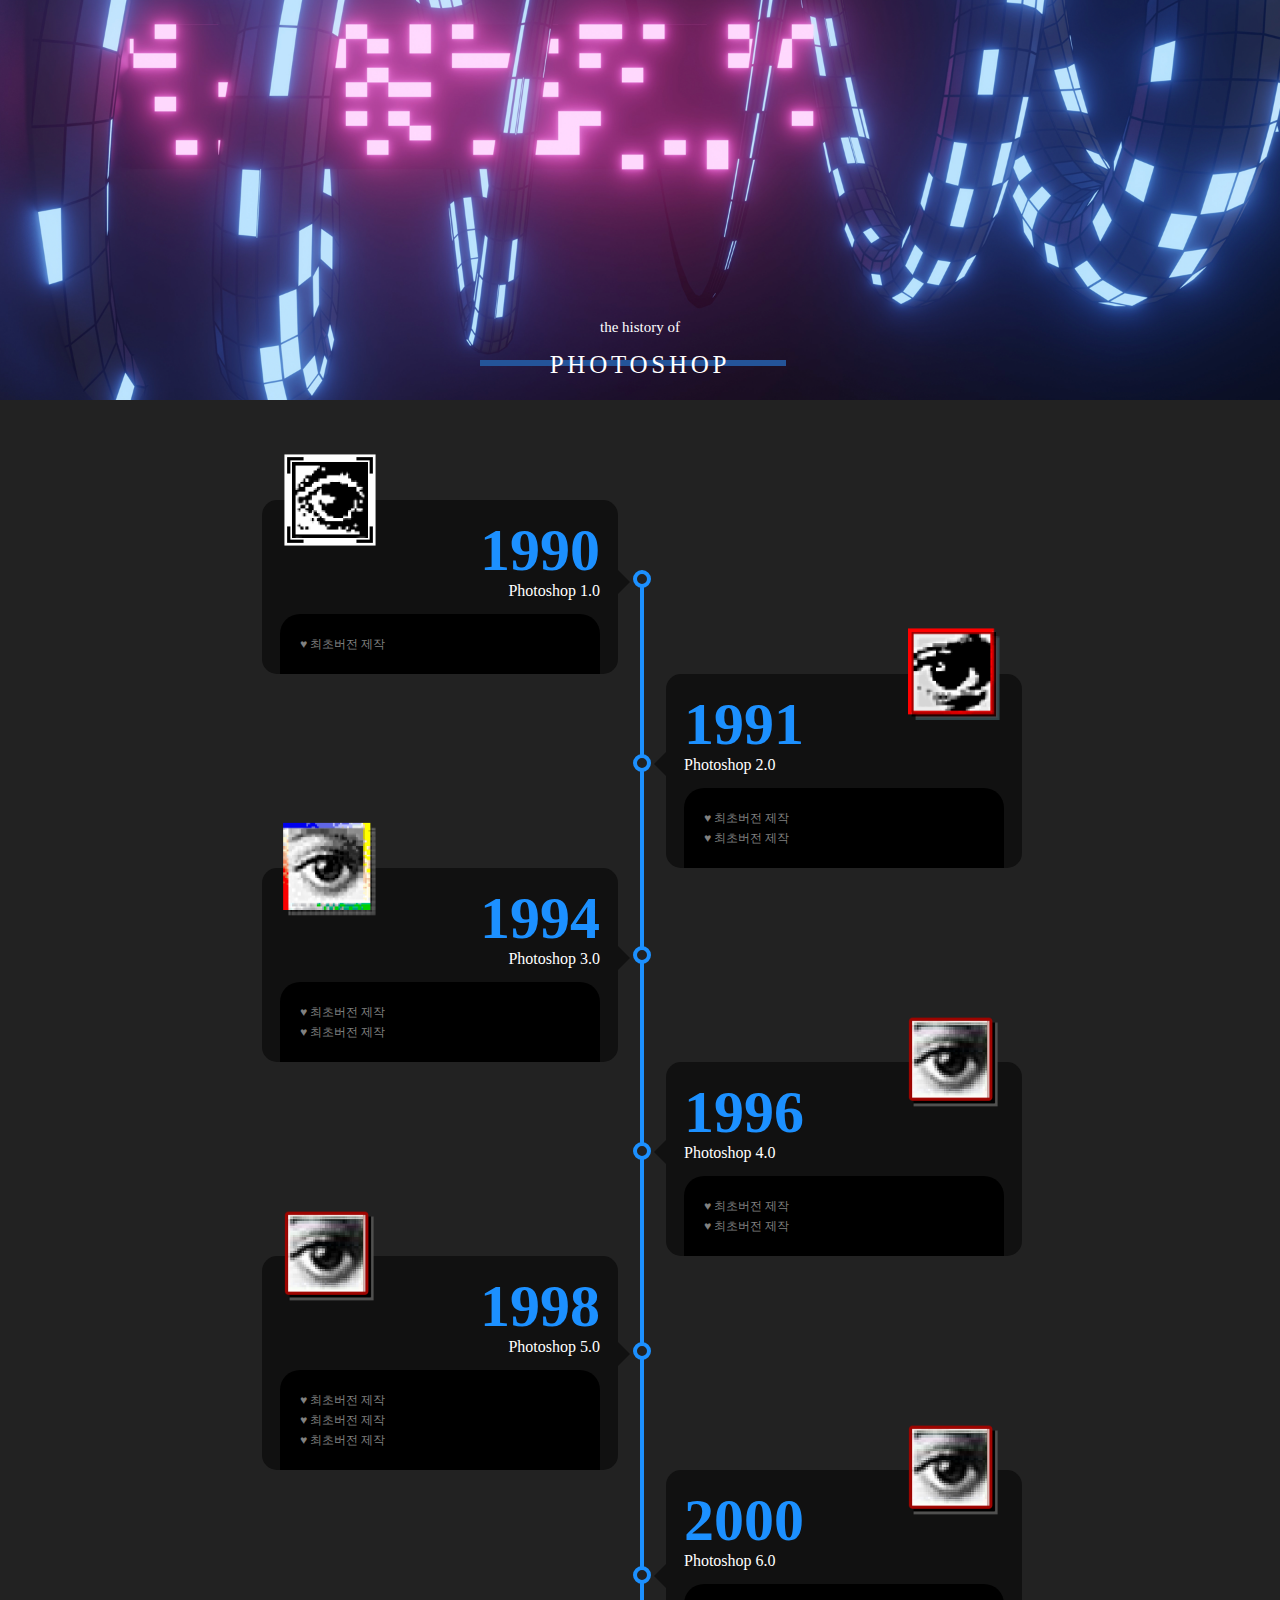
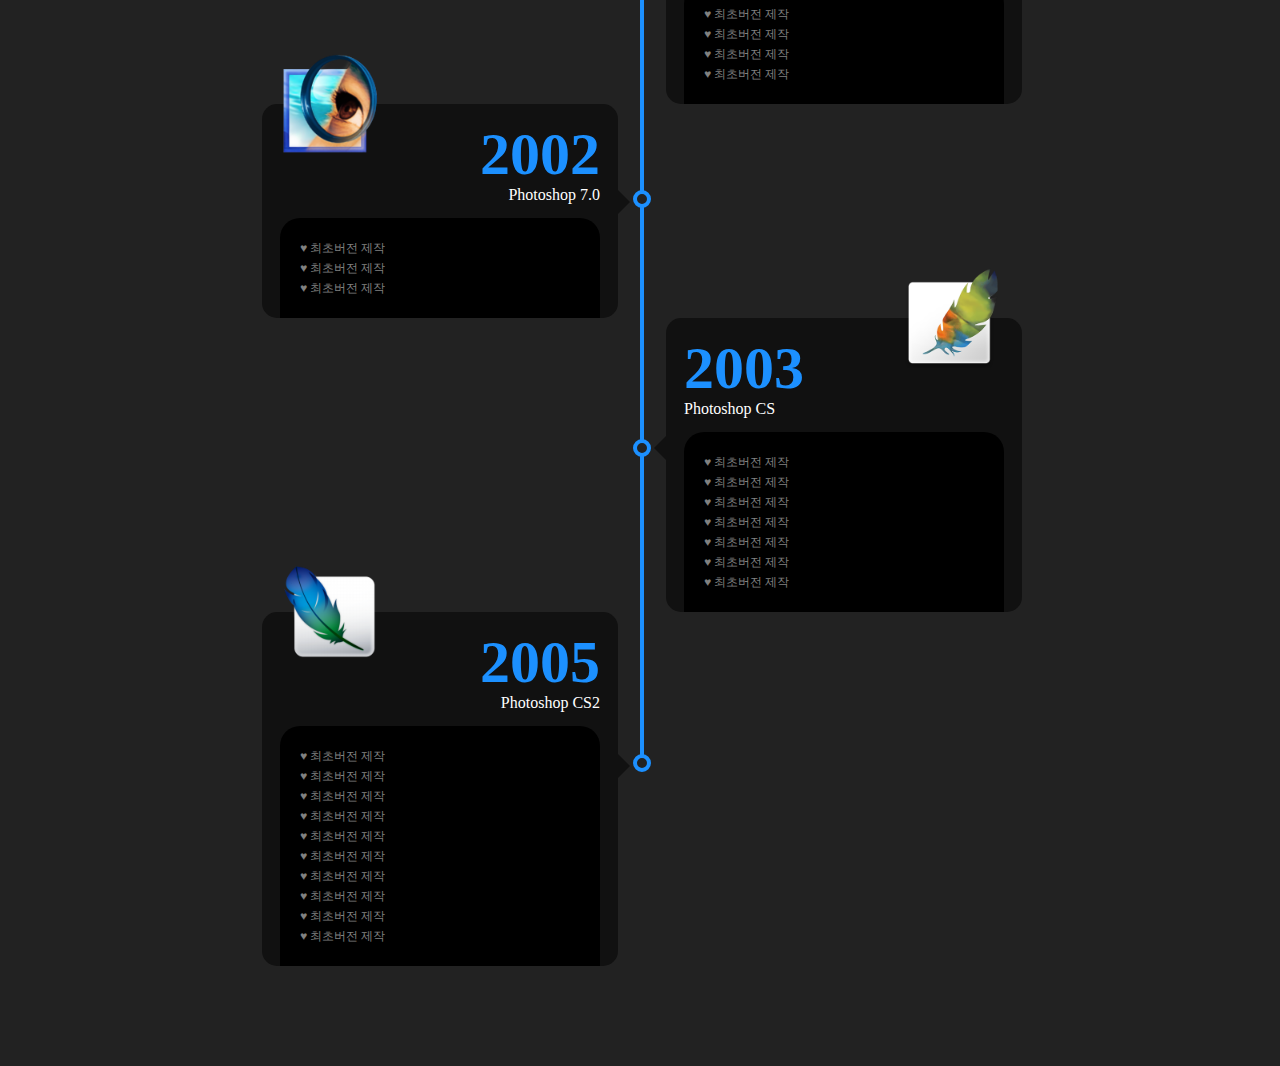
<file: index.html>
<!DOCTYPE html>
<html>
    <head>
		<meta charset="UTF-8">
        <link rel="stylesheet" href="reset.css">
        <link rel="stylesheet" href="style.css">
        <title>The History of Photoshop</title>
    </head>
    <body>
    <header>
      <h1 class="ir">The History of Photoshop</h1>
      <div class="title">
        <span class="tit_small">the history of</span>
        <strong class="tit_big">PHOTOSHOP</strong>
      </div>
    </header>
    <main>
      <ul class="timeline">
        <li class="item">
          <img src="./images/1.png" alt="">
          <strong class="year">1990</strong>
          <span class="version">Photoshop 1.0</span>
          <ul class="feature">
            <li>♥ 최초버전 제작</li>
          </ul>
        </li>
        <li class="item">
          <img src="./images/2.png" alt="">
          <strong class="year">1991</strong>
          <span class="version">Photoshop 2.0</span>
          <ul class="feature">
            <li>♥ 최초버전 제작</li>
            <li>♥ 최초버전 제작</li>
          </ul>
        </li>
        <li class="item">
          <img src="./images/3.png" alt="">
          <strong class="year">1994</strong>
          <span class="version">Photoshop 3.0</span>
          <ul class="feature">
            <li>♥ 최초버전 제작</li>
            <li>♥ 최초버전 제작</li>
          </ul>
        </li>
        <li class="item">
          <img src="./images/4.png" alt="">
          <strong class="year">1996</strong>
          <span class="version">Photoshop 4.0</span>
          <ul class="feature">
            <li>♥ 최초버전 제작</li>
            <li>♥ 최초버전 제작</li>
          </ul>
        </li>
        <li class="item">
          <img src="./images/5.png" alt="">
          <strong class="year">1998</strong>
          <span class="version">Photoshop 5.0</span>
          <ul class="feature">
            <li>♥ 최초버전 제작</li>
            <li>♥ 최초버전 제작</li>
            <li>♥ 최초버전 제작</li>
          </ul>
        </li>
        <li class="item">
          <img src="./images/6.png" alt="">
          <strong class="year">2000</strong>
          <span class="version">Photoshop 6.0</span>
          <ul class="feature">
            <li>♥ 최초버전 제작</li>
            <li>♥ 최초버전 제작</li>
            <li>♥ 최초버전 제작</li>
            <li>♥ 최초버전 제작</li>
          </ul>
        </li>
        <li class="item">
          <img src="./images/7.png" alt="">
          <strong class="year">2002</strong>
          <span class="version">Photoshop 7.0</span>
          <ul class="feature">
            <li>♥ 최초버전 제작</li>
            <li>♥ 최초버전 제작</li>
            <li>♥ 최초버전 제작</li>
          </ul>
        </li>
        <li class="item">
          <img src="./images/cs.png" alt="">
          <strong class="year">2003</strong>
          <span class="version">Photoshop CS</span>
          <ul class="feature">
            <li>♥ 최초버전 제작</li>
            <li>♥ 최초버전 제작</li>
            <li>♥ 최초버전 제작</li>
            <li>♥ 최초버전 제작</li>
            <li>♥ 최초버전 제작</li>
            <li>♥ 최초버전 제작</li>
            <li>♥ 최초버전 제작</li>
          </ul>
        </li>
        <li class="item">
          <img src="./images/cs2.png" alt="">
          <strong class="year">2005</strong>
          <span class="version">Photoshop CS2</span>
          <ul class="feature">
            <li>♥ 최초버전 제작</li>
            <li>♥ 최초버전 제작</li>
            <li>♥ 최초버전 제작</li>
            <li>♥ 최초버전 제작</li>
            <li>♥ 최초버전 제작</li>
            <li>♥ 최초버전 제작</li>
            <li>♥ 최초버전 제작</li>
            <li>♥ 최초버전 제작</li>
            <li>♥ 최초버전 제작</li>
            <li>♥ 최초버전 제작</li>
          </ul>
        </li>
      </ul>
    </main>
      
    </body>
</html>
</file>
<file: style.css>
@charset "utf-8";

.ir {
  position: absolute;
	clip: rect(0 0 0 0);
	width: 1px;
	height: 1px;
	margin: -1px;
	overflow: hidden;
}
body {
  background-color: #222222;
  color: white;
}

.title {
  display: flex;
  flex-direction: column;
  justify-content: flex-end;
  background: url(./images/cover.png) no-repeat center;
  background-size: cover;
  width: 100%;
  height: 400px;
  text-align: center;
}

.title .tit_small {
  font-size: 15px;
  position: relative;
}

.title .tit_small::after {
  content: "";
  position: absolute;
  transform: translate(-200px, 40px);
  width: 300px;
  background-color: #245499;
  border: 3px solid #245499;
}

.title .tit_big {
  padding: 17px 0 23px;
  font-size: 25px;  
  z-index: 10;
  letter-spacing: 0.15em;
}

.timeline {
  width: 800px;
  margin: 100px auto;
  display: flex;
  flex-direction: column;
  justify-content: center;
  align-items: center;
  position: relative;
}

.timeline::after {
  content: "";
  width: 4px;
  margin: 75px 0 200px;
  background-color: #1C90FF;
  position: absolute;
  left: 0;
  right: 0;
  top: 0;
  bottom: 0;
  margin-left: 50%;
}

.item {
  width: 320px;
  padding: 0px;
  background: #111111;
  border-radius: 15px;
  position: relative;  
  padding: 20px 18px 0;
  position: relative;
}

.item img {
  position: absolute;
  width: 100px;
  transform: translateY(-70%);
  left: 5%;
}

.item:nth-of-type(2n) img {
  left: auto;
  right: 5%;
}



.item:nth-child(2n+1) {
  margin-right: 50%;
  text-align: right;
}

.item:nth-child(2n+1)::after {
  content: '';
  position: absolute;
  border-style: solid;
  border-width: 12px 0 12px 12px;
  border-color: transparent #111111;
  width: 0;
  z-index: 1;
  right: -12px;
  top: 40%;
}

.item:nth-child(2n) {
  margin-left: 51%;
}

.item:nth-child(2n)::after {
  content: '';  
  position: absolute;
  border-style: solid;
  border-width: 12px 12px 12px 0;
  border-color: transparent #111111;
  display: block;
  width: 0;
  z-index: 1;
  left: -12px;
  top: 40%;
}

.item:nth-child(2n+1)::before {
  content: "";
  position: absolute;
  width: 10px;
  height: 10px;
  top: 40%;
  right: -33px;
  border-radius: 50%;
  border: 4px solid #1C90FF;
  background-color: #222222;
  z-index: 10;
}

.item:nth-child(2n)::before {
  content: "";
  position: absolute;
  width: 10px;
  height: 10px;
  top: 41%;
  left: -33px;
  border-radius: 50%;
  border: 4px solid #1C90FF;
  background-color: #222222;
  z-index: 10;
}

.item .year {
  color: #1C90FF;
  font-size: 60px;
  font-weight: 900;
}

.item .version {
  display: block;
  padding: 3px 0 15px;
}

.item .feature {
  text-align: left;
  padding: 20px;
  background-color: #000000;
  color: #818181;
  font-size: 12px;
  line-height: 20px;
  font-weight: 500;
  border-radius: 20px 20px 0 0;
}
</file>
